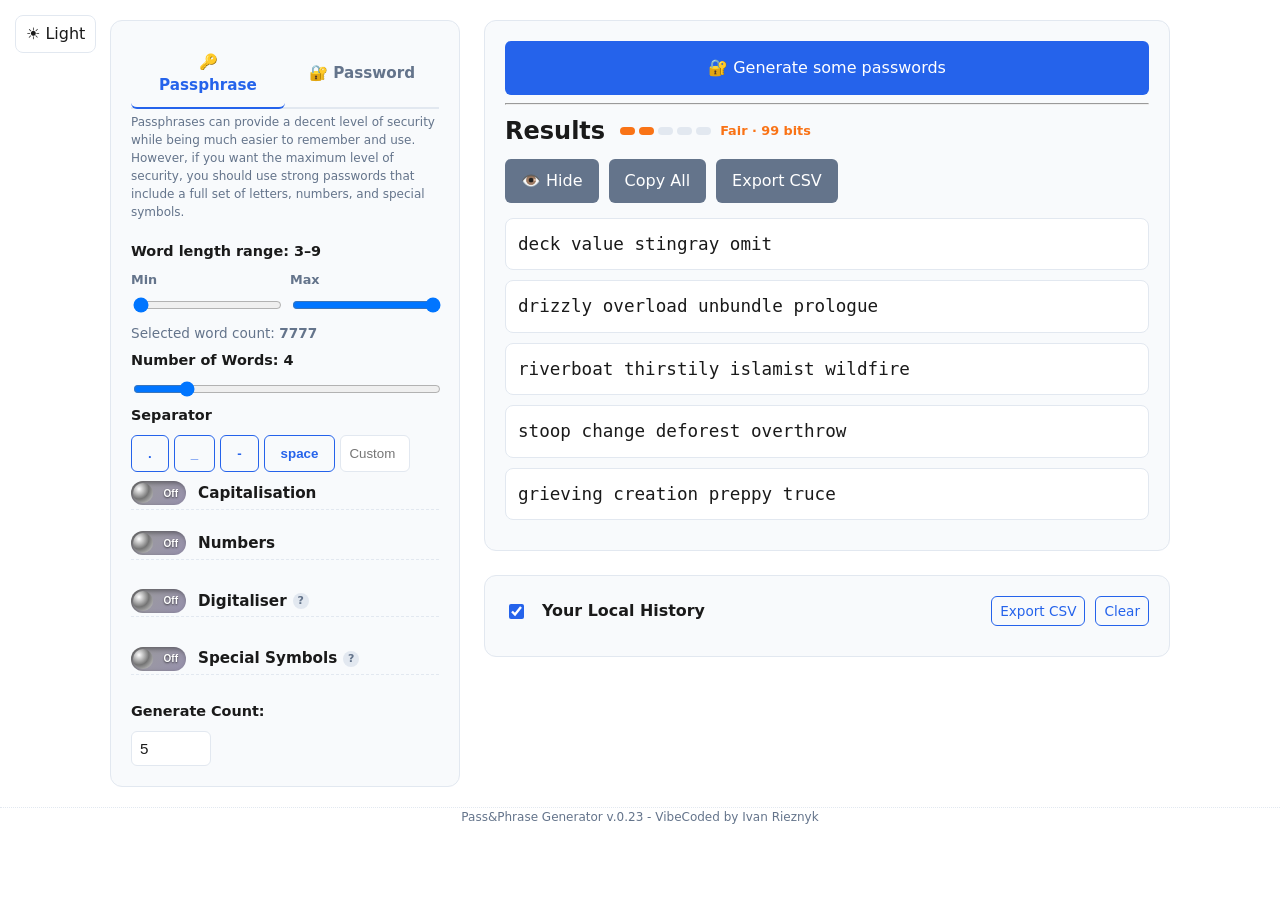
<file: index.html>
<!DOCTYPE html>
<html lang="en">

<head>
    <link rel="icon" type="image/svg-xml" href="img/ligi.svg">
    <link rel="stylesheet" href="styles/style.css">


    <meta charset="utf-8">
    <meta name="viewport" content="width=device-width, initial-scale=1">
    <title>Pass&Phrase Generator</title>
</head>

<body>
    <button type="button" id="themeToggle" class="theme-toggle" aria-label="Toggle Theme">🌙 Dark</button>

    <div class="container">
        <aside>
            <section class="controls-grid">
                <div class="tab-nav">
                    <button type="button" id="tab-btn-passphrase" class="active">🔑 Passphrase</button>
                    <button type="button" id="tab-btn-password">🔐 Password</button>
                </div>

                <!-- ===== PASSPHRASE TAB ===== -->
                <div id="tab-passphrase" class="tab-content active">
                    <div class="control-group">
                        <p class="note-text">Passphrases can provide a decent level of security while being much easier
                            to remember and use. However, if you want the maximum level of security, you should use
                            strong passwords that include a full set of letters, numbers, and special symbols.</p>
                        <label>Word length range: <span id="val-wordlength-range"></span></label>
                        <div class="range-row">
                            <div class="range-item">
                                <label class="range-label" for="opt-word-min">Min</label>
                                <input type="range" id="opt-word-min" min="1" max="20" value="1">
                            </div>
                            <div class="range-item">
                                <label class="range-label" for="opt-word-max">Max</label>
                                <input type="range" id="opt-word-max" min="1" max="20" value="20">
                            </div>
                        </div>
                        <span class="info-text">Selected word count: <strong id="val-word-count">0</strong></span>
                    </div>

                    <div class="control-group">
                        <label>Number of Words: <span id="val-words">3</span></label>
                        <input type="range" id="opt-words" min="1" max="20" value="3">
                    </div>

                    <div class="control-group">
                        <label>Separator</label>
                        <div class="flex-wrap">
                            <button class="outline btn-sep" data-val=".">.</button>
                            <button class="outline btn-sep" data-val="_">_</button>
                            <button class="outline btn-sep" data-val="-">-</button>
                            <button class="outline btn-sep" data-val=" ">space</button>
                            <input type="text" id="opt-sep-custom" class="custom-sep-input" placeholder="Custom">
                        </div>
                    </div>

                    <!-- ===== PASSPHRASE EXTRAS ===== -->
                    <!-- 1. Capitalization -->
                    <div class="control-group">
                        <div class="checker-row">
                            <div class="checker-switch">
                                <input type="checkbox" id="opt-enable-cap">
                                <label for="opt-enable-cap" class="checker-button">
                                    <div class="switch_labels">
                                        <div>On</div>
                                        <div>Off</div>
                                    </div>
                                </label>
                            </div>
                            <span class="checker-label">Capitalisation</span>
                        </div>
                        <div class="select-row collapsible hidden" id="grp-capitalization-content">
                            <label for="opt-cap-mode">Mode</label>
                            <select id="opt-cap-mode">
                                <option value="lower">lower</option>
                                <option value="title">Title</option>
                                <option value="upper">CAPS</option>
                                <option value="random">rAndOm</option>
                            </select>
                        </div>
                    </div>

                    <!-- 2. Numbers -->
                    <div class="control-group">
                        <div class="checker-row">
                            <div class="checker-switch">
                                <input type="checkbox" id="opt-enable-num">
                                <label for="opt-enable-num" class="checker-button">
                                    <div class="switch_labels">
                                        <div>On</div>
                                        <div>Off</div>
                                    </div>
                                </label>
                            </div>
                            <span class="checker-label">Numbers</span>
                        </div>
                        <div class="collapsible hidden" id="grp-numbers-content"
                            style="display: flex; flex-direction: column; gap: 8px;">
                            <select id="opt-num-pos">
                                <option value="each">After each word</option>
                                <option value="end">After last word</option>
                            </select>
                            <div id="num-digits-wrap" class="hidden">
                                <label>Digits: <span id="val-digits">2</span></label>
                                <input type="range" id="opt-digits" min="1" max="10" value="2">
                            </div>
                        </div>
                    </div>

                    <!-- 3. Digitalizer -->
                    <div class="control-group">
                        <div class="checker-row">
                            <div class="checker-switch">
                                <input type="checkbox" id="opt-enable-digitalaiser">
                                <label for="opt-enable-digitalaiser" class="checker-button">
                                    <div class="switch_labels">
                                        <div>On</div>
                                        <div>Off</div>
                                    </div>
                                </label>
                            </div>
                            <div class="checker-label-group">
                                <span class="checker-label">Digitaliser</span>
                                <span class="info-tooltip-trigger"
                                    data-tooltip="Change letters to digits: i→1 b→8 s→5 etc." tabindex="0">?</span>
                            </div>
                        </div>
                        <div class="collapsible hidden" id="grp-digitalizer-content"
                            style="display: flex; flex-direction: column; gap: 8px;">
                            <div id="num-digitalaiser-wrap" class="hidden">
                                <label>%: <span id="val-digitalaiser">10</span></label>
                                <input type="range" id="opt-digitalaiserRatio" min="10" max="100" value="10" step="10">
                            </div>
                        </div>
                    </div>

                    <!-- 4. Special Symbols -->
                    <div class="control-group">
                        <div class="checker-row">
                            <div class="checker-switch">
                                <input type="checkbox" id="opt-enable-symbols">
                                <label for="opt-enable-symbols" class="checker-button">
                                    <div class="switch_labels">
                                        <div>On</div>
                                        <div>Off</div>
                                    </div>
                                </label>
                            </div>
                            <div class="checker-label-group">
                                <span class="checker-label">Special Symbols</span>
                                <span class="info-tooltip-trigger"
                                    data-tooltip="! ? = + @ # $ % ^ &amp; * ( ) / \ &lt; &gt; ; : [ ] { }"
                                    tabindex="0">?</span>
                            </div>
                        </div>
                        <div class="collapsible hidden" id="grp-symbols-content"
                            style="display: flex; flex-direction: column; gap: 8px;">
                            <select id="opt-symbol-pos">
                                <option value="start">At the start</option>
                                <option value="before">Before each word</option>
                                <option value="each">After each word</option>
                                <option value="end">At the end</option>
                            </select>
                        </div>
                    </div>

                    <div class="control-group">
                        <label>Generate Count:</label>
                        <input type="number" id="opt-count" min="1" max="1000" value="10">
                    </div>
                </div>

                <!-- ===== PASSWORD TAB ===== -->
                <div id="tab-password" class="tab-content">
                    <div class="control-group">
                        <label>Length: <span id="val-pw-length">24</span></label>
                        <input type="range" id="opt-pw-length" min="4" max="128" value="24">
                    </div>

                    <div class="control-group">
                        <div class="checkbox-row">
                            <input type="checkbox" id="opt-pw-upper" checked>
                            <label for="opt-pw-upper">Uppercase (A-Z)</label>
                        </div>
                    </div>

                    <div class="control-group">
                        <div class="checkbox-row">
                            <input type="checkbox" id="opt-pw-lower" checked>
                            <label for="opt-pw-lower">Lowercase (a-z)</label>
                        </div>
                    </div>

                    <div class="control-group">
                        <div class="checkbox-row">
                            <input type="checkbox" id="opt-pw-digits" checked>
                            <label for="opt-pw-digits">Digits (0-9)</label>
                        </div>
                    </div>

                    <div class="control-group">
                        <div class="checkbox-row">
                            <input type="checkbox" id="opt-pw-symbols" checked>
                            <label for="opt-pw-symbols">Special Symbols (!@#$%...)</label>
                        </div>
                    </div>

                    <div class="control-group">
                        <label>Generate Count:</label>
                        <input type="number" id="opt-pw-count" min="1" max="100" value="5">
                    </div>
                </div>
            </section>
        </aside>

        <main>

            <section>
                <button type="button" id="btn-generate" class="main-action-button">🔐 Generate some passwords</button>
                <hr>
                <div class="toolbar-row">
                    <div class="toolbar-group">
                        <h2 class="section-heading">Results</h2>
                        <div id="strength-meter" class="strength-meter"
                            title="Estimated strength of the first generated password">
                            <div class="strength-bar" id="str-bar-1"></div>
                            <div class="strength-bar" id="str-bar-2"></div>
                            <div class="strength-bar" id="str-bar-3"></div>
                            <div class="strength-bar" id="str-bar-4"></div>
                            <div class="strength-bar" id="str-bar-5"></div>
                            <span id="str-text" class="strength-text"></span>
                        </div>
                    </div>
                    <div class="row">
                        <button type="button" class="secondary" id="btn-hide-results">👁️ Hide results</button>
                        <button type="button" class="secondary" id="btn-copy-all">Copy All</button>
                        <button type="button" class="secondary" id="btn-export-results">Export CSV</button>
                    </div>
                </div>
                <div id="results-container" class="results-list"></div>
                <div id="warning-box" class="warning-box hidden">
                    Warning: Wordlist too small, words may repeat.</div>
            </section>

            <section class="history-pane">
                <div class="toolbar-row toolbar-row--compact">
                    <div class="toolbar-group">
                        <input type="checkbox" id="opt-save-history" class="save-history-checkbox"
                            title="Save history for next start">
                        <h3 class="section-heading">Your Local History</h3>
                    </div>
                    <div class="row">
                        <button type="button" class="outline small-btn" id="btn-export-history">Export CSV</button>
                        <button type="button" class="outline small-btn" id="btn-clear-history">Clear</button>
                    </div>
                </div>
                <div id="history-list"></div>
            </section>
        </main>

    </div>
    <footer class="app-footer">
        <span class="footer-text">Pass&Phrase Generator v.0.23 - VibeCoded by Ivan Rieznyk</span>
    </footer>
    <div id="toast" class="toast" aria-live="polite"></div>

    <script src="js/mydict.js"></script>
    <script src="js/main.js"></script>

</body>

</html>
</file>
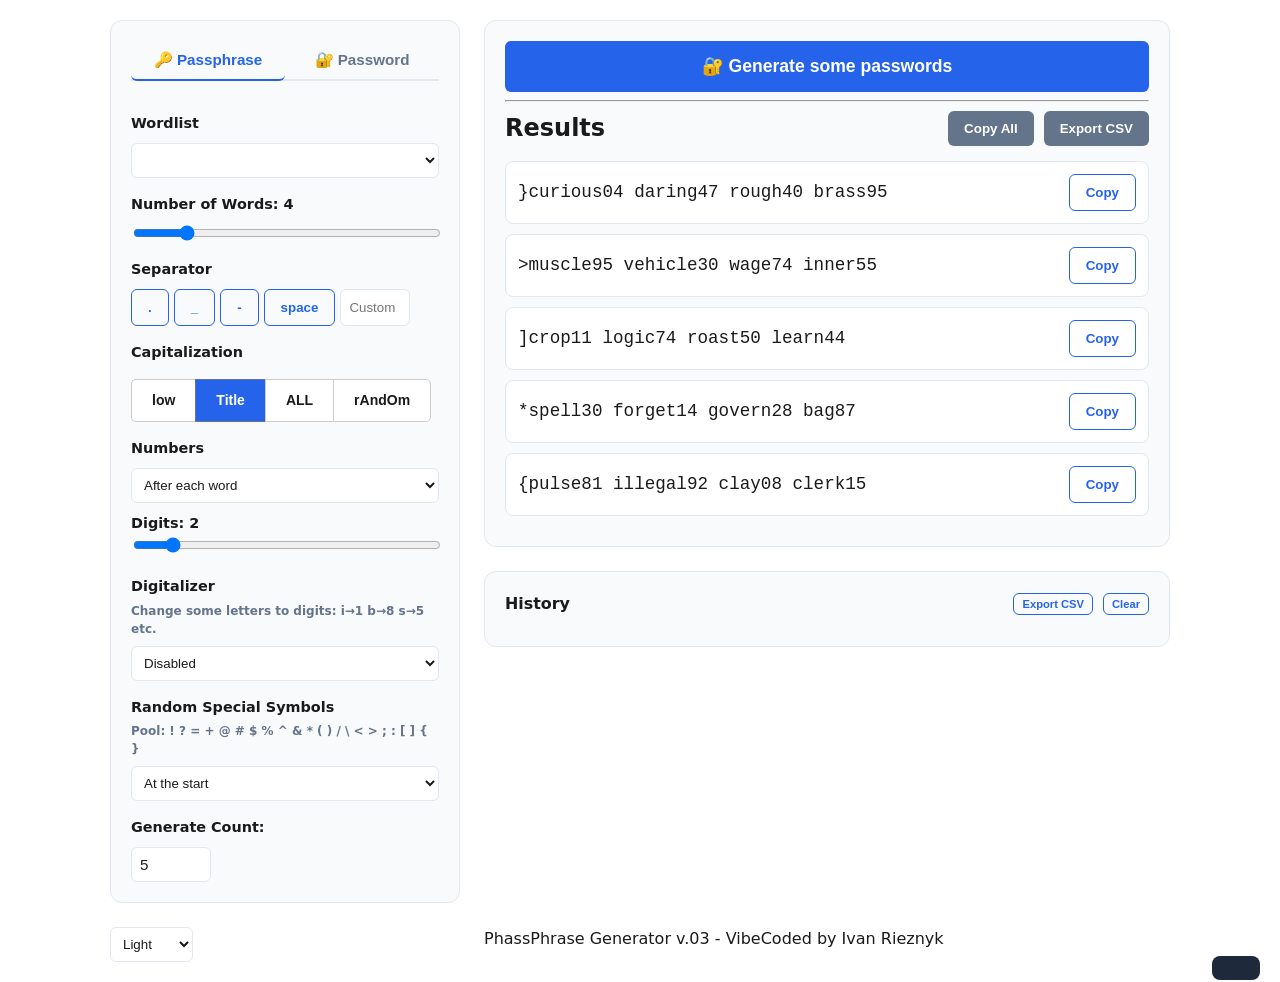
<file: PH_gen.html>
<!DOCTYPE html>
<html lang="en">

<head>
    <link rel="icon" type="image/jpeg"
        href="[data-uri]">



    <meta charset="utf-8">
    <meta name="viewport" content="width=device-width, initial-scale=1">
    <title>Secure Passphrase Generator</title>
    <style>
        :root {
            --bg: #ffffff;
            --text: #1a1a1a;
            --primary: #2563eb;
            --secondary: #64748b;
            --border: #e2e8f0;
            --card-bg: #f8fafc;
            --toast-bg: #1e293b;
            --toast-text: #ffffff;
        }

        [data-theme="dark"] {
            --bg: #0f172a;
            --text: #f1f5f9;
            --primary: #3b82f6;
            --secondary: #94a3b8;
            --border: #334155;
            --card-bg: #1e293b;
        }

        * {
            box-sizing: border-box;
        }

        body {
            font-family: system-ui, -apple-system, sans-serif;
            background-color: var(--bg);
            color: var(--text);
            margin: 0;
            line-height: 1.5;
            transition: background-color 0.3s, color 0.3s;
        }

        .container {
            max-width: 1100px;
            margin: 0 auto;
            padding: 20px;
            display: grid;
            grid-template-columns: 350px 1fr;
            gap: 24px;
        }

        @media (max-width: 850px) {
            .container {
                grid-template-columns: 1fr;
            }
        }

        header {
            grid-column: 1 / -1;
            display: flex;
            justify-content: space-between;
            align-items: center;
            border-bottom: 2px solid var(--border);
            padding-bottom: 1rem;
        }

        section {
            background: var(--card-bg);
            padding: 20px;
            border-radius: 12px;
            border: 1px solid var(--border);
        }

        .controls-grid {
            display: flex;
            flex-direction: column;
            gap: 16px;
        }

        .control-group {
            display: flex;
            flex-direction: column;
            gap: 8px;
        }

        label {
            font-weight: 600;
            font-size: 0.9rem;
        }

        .row {
            display: flex;
            gap: 10px;
            align-items: center;
        }

        input[type="text"],
        select {
            padding: 8px;
            border-radius: 6px;
            border: 1px solid var(--border);
            background: var(--bg);
            color: var(--text);
        }

        button {
            cursor: pointer;
            padding: 10px 16px;
            border-radius: 6px;
            border: none;
            background: var(--primary);
            color: white;
            font-weight: 600;
            transition: opacity 0.2s;
        }

        button:hover {
            opacity: 0.9;
        }

        button.secondary {
            background: var(--secondary);
        }

        button.outline {
            background: transparent;
            border: 1px solid var(--primary);
            color: var(--primary);
        }

        .results-list {
            list-style: none;
            padding: 0;
            margin: 0;
        }

        .passphrase-item {
            background: var(--bg);
            padding: 12px;
            margin-bottom: 10px;
            border-radius: 8px;
            border: 1px solid var(--border);
            display: flex;
            justify-content: space-between;
            align-items: center;
            word-break: break-all;
        }

        .history-pane {
            margin-top: 24px;
            max-height: 300px;
            overflow-y: auto;
            font-size: 0.85rem;
        }

        .history-item {
            padding: 6px 0;
            border-bottom: 1px solid var(--border);
            display: flex;
            justify-content: space-between;
        }

        .toast {
            position: fixed;
            bottom: 20px;
            right: 20px;
            background: var(--toast-bg);
            color: var(--toast-text);
            padding: 12px 24px;
            border-radius: 8px;
            transform: translateY(100px);
            transition: transform 0.3s;
            z-index: 1000;
        }

        .toast.show {
            transform: translateY(0);
        }

        .hidden {
            display: none;
        }

        .flex-wrap {
            display: flex;
            flex-wrap: wrap;
            gap: 5px;
        }



        /* 1. Layout the group */
        .radio-row {
            display: flex;
            flex-flow: row nowrap;
            gap: 0;
            /* No gap for connected buttons */
        }

        /* 2. Hide the actual radio circle */
        .radio-row input[type="radio"] {
            display: none;
        }

        /* 3. Style the labels to look like buttons */
        .radio-row label {
            cursor: pointer;
            padding: 10px 20px;
            background-color: var(--bg);
            border: 1px solid #ccc;
            border-right: none;
            /* Prevent double borders */
            font-family: sans-serif;
            font-size: 14px;
            transition: background-color 0.2s;
            user-select: none;
            /* Prevents text highlighting */
        }

        /* 4. Add borders back to the last item and round the corners */
        .radio-row label:first-of-type {
            border-top-left-radius: 5px;
            border-bottom-left-radius: 5px;
        }

        .radio-row label:last-of-type {
            border-right: 1px solid #ccc;
            border-top-right-radius: 5px;
            border-bottom-right-radius: 5px;
        }

        /* 5. The "Active/Checked" State */
        .radio-row input[type="radio"]:checked+label {
            background-color: var(--primary);
            /* Blue active color */
            color: white;
            border-color: var(--secondary);
        }

        /* Optional: Hover effect */
        .radio-row label:hover {
            background-color: var(--card-bg);
        }

        .radio-row input[type="radio"]:checked+label:hover {
            background-color: #0069d9;
        }

        /* Style for the main label above */
        .group-title {
            display: block;
            margin-bottom: 8px;
            font-weight: bold;
        }

        /* Tab navigation */
        .tab-nav {
            display: flex;
            gap: 0;
            margin-bottom: 16px;
            border-bottom: 2px solid var(--border);
        }

        .tab-nav button {
            flex: 1;
            padding: 10px 16px;
            background: transparent;
            color: var(--secondary);
            border: none;
            border-bottom: 2px solid transparent;
            margin-bottom: -2px;
            font-weight: 600;
            font-size: 0.95rem;
            cursor: pointer;
            transition: color 0.2s, border-color 0.2s;
        }

        .tab-nav button.active {
            color: var(--primary);
            border-bottom-color: var(--primary);
        }

        .tab-nav button:hover:not(.active) {
            color: var(--text);
        }

        .tab-content {
            display: none;
        }

        .tab-content.active {
            display: flex;
            flex-direction: column;
            gap: 16px;
        }

        /* Number input for count */
        input[type="number"] {
            padding: 8px;
            border-radius: 6px;
            border: 1px solid var(--border);
            background: var(--bg);
            color: var(--text);
            width: 80px;
            font-size: 0.95rem;
        }

        input[type="number"]:focus {
            outline: 2px solid var(--primary);
            outline-offset: -1px;
        }

        /* Checkbox row */
        .checkbox-row {
            display: flex;
            align-items: center;
            gap: 8px;
        }

        .checkbox-row input[type="checkbox"] {
            width: 18px;
            height: 18px;
            accent-color: var(--primary);
            cursor: pointer;
        }

        .checkbox-row label {
            font-weight: 500;
            cursor: pointer;
        }

        input[type="range"] {
            width: 100%;
        }
    </style>
</head>

<body>

    <div class="container">
        <aside>
            <section class="controls-grid">
                <div class="tab-nav">
                    <button id="tab-btn-passphrase" class="active" onclick="switchTab('passphrase')">🔑
                        Passphrase</button>
                    <button id="tab-btn-password" onclick="switchTab('password')">🔐 Password</button>
                </div>

                <!-- ===== PASSPHRASE TAB ===== -->
                <div id="tab-passphrase" class="tab-content active">
                    <div class="control-group">
                        <label>Wordlist</label>
                        <select id="opt-wordlist">
                            <option value="any">Any</option>
                            <option value="short">Short (≤4 chars)</option>
                            <option value="long">Long (≥7 chars)</option>
                        </select>
                    </div>

                    <div class="control-group">
                        <label>Number of Words: <span id="val-words">4</span></label>
                        <input type="range" id="opt-words" min="1" max="20" value="2">
                    </div>

                    <div class="control-group">
                        <label>Separator</label>
                        <div class="flex-wrap">
                            <button class="outline btn-sep" data-val=".">.</button>
                            <button class="outline btn-sep" data-val="_">_</button>
                            <button class="outline btn-sep" data-val="-">-</button>
                            <button class="outline btn-sep" data-val=" ">space</button>
                            <input type="text" id="opt-sep-custom" placeholder="Custom" style="width: 70px;">
                        </div>
                    </div>

                    <div class="control-group">
                        <label class="group-title">Capitalization</label>
                        <div class="radio-row">
                            <input type="radio" name="cap" id="cap-low" value="nocap">
                            <label for="cap-low">low</label>
                            <input type="radio" name="cap" id="cap-title" value="title" checked>
                            <label for="cap-title">Title</label>
                            <input type="radio" name="cap" id="cap-upper" value="upper">
                            <label for="cap-upper">ALL</label>
                            <input type="radio" name="cap" id="cap-random" value="random">
                            <label for="cap-random">rAndOm</label>
                        </div>
                    </div>

                    <div class="control-group">
                        <label>Numbers</label>
                        <select id="opt-num-pos">
                            <option value="off">Disabled</option>
                            <option value="each">After each word</option>
                            <option value="end">After last word</option>
                        </select>
                        <div id="num-digits-wrap" class="hidden">
                            <label>Digits: <span id="val-digits">2</span></label>
                            <input type="range" id="opt-digits" min="1" max="10" value="2">
                        </div>
                    </div>

                    <div class="control-group">
                        <label>Digitalizer
                            <div style="font-size: 0.75rem; color: var(--secondary); margin-top: 4px;">
                                Change some letters to digits: i→1 b→8 s→5 etc.
                            </div>
                        </label>
                        <select id="opt-digitalaizer-pos">
                            <option value="off">Disabled</option>
                            <option value="on">Enabled</option>
                        </select>
                        <div id="num-digitalaizer-wrap" class="hidden">
                            <label>%: <span id="val-digitalaizer">0</span></label>
                            <input type="range" id="opt-digitalaizerRatio" min="10" max="100" value="10" step="10">
                        </div>
                    </div>

                    <div class="control-group">
                        <label>
                            Random Special Symbols
                            <div style="font-size: 0.75rem; color: var(--secondary); margin-top: 4px;">
                                Pool: ! ? = + @ # $ % ^ &amp; * ( ) / \ &lt; &gt; ; : [ ] { }
                            </div>
                        </label>
                        <select id="opt-symbol-pos">
                            <option value="off">Disabled</option>
                            <option value="start">At the start</option>
                            <option value="each">After each word</option>
                            <option value="end">At the end</option>
                        </select>
                    </div>

                    <div class="control-group">
                        <label>Generate Count:</label>
                        <input type="number" id="opt-count" min="1" max="100" value="5">
                    </div>
                </div>

                <!-- ===== PASSWORD TAB ===== -->
                <div id="tab-password" class="tab-content">
                    <div class="control-group">
                        <label>Length: <span id="val-pw-length">16</span></label>
                        <input type="range" id="opt-pw-length" min="4" max="128" value="16">
                    </div>

                    <div class="control-group">
                        <div class="checkbox-row">
                            <input type="checkbox" id="opt-pw-upper" checked>
                            <label for="opt-pw-upper">Uppercase (A-Z)</label>
                        </div>
                    </div>

                    <div class="control-group">
                        <div class="checkbox-row">
                            <input type="checkbox" id="opt-pw-lower" checked>
                            <label for="opt-pw-lower">Lowercase (a-z)</label>
                        </div>
                    </div>

                    <div class="control-group">
                        <div class="checkbox-row">
                            <input type="checkbox" id="opt-pw-digits" checked>
                            <label for="opt-pw-digits">Digits (0-9)</label>
                        </div>
                    </div>

                    <div class="control-group">
                        <div class="checkbox-row">
                            <input type="checkbox" id="opt-pw-symbols" checked>
                            <label for="opt-pw-symbols">Special Symbols (!@#$%...)</label>
                        </div>
                    </div>

                    <div class="control-group">
                        <label>Generate Count:</label>
                        <input type="number" id="opt-pw-count" min="1" max="100" value="5">
                    </div>
                </div>
            </section>
        </aside>

        <main>

            <section>
                <button id="btn-generate" style="width: 100%; padding: 15px; font-size: 1.1rem;">🔐 Generate some
                    passwords</button>
                <hr>
                <div style="display: flex; justify-content: space-between; align-items: center; margin-bottom: 15px;">
                    <h2 style="margin:0">Results</h2>
                    <div class="row">
                        <button class="secondary" id="btn-copy-all">Copy All</button>
                        <button class="secondary" id="btn-export-results">Export CSV</button>
                    </div>
                </div>
                <div id="results-container" class="results-list"></div>
                <div id="warning-box" style="color: #e11d48; font-size: 0.8rem; margin-top: 10px;" class="hidden">
                    Warning: Wordlist too small, words may repeat.</div>
            </section>

            <section class="history-pane">
                <div style="display: flex; justify-content: space-between; align-items: center; margin-bottom: 10px;">
                    <h3 style="margin:0">History</h3>
                    <div class="row">
                        <button class="outline" id="btn-export-history"
                            style="font-size: 0.7rem; padding: 4px 8px;">Export CSV</button>
                        <button class="outline" id="btn-clear-history"
                            style="font-size: 0.7rem; padding: 4px 8px;">Clear</button>
                    </div>
                </div>
                <div id="history-list"></div>
            </section>
        </main>
        <div class="row">
            <select id="themeSelect" aria-label="Toggle Theme">
                <option value="system">System</option>
                <option value="light">Light</option>
                <option value="dark">Dark</option>
            </select>
        </div>
        PhassPhrase Generator v.03 - VibeCoded by Ivan Rieznyk
    </div>

    <div id="toast" class="toast" aria-live="polite"></div>

    <script>
        const MASTER_WORDS = [
            "abandon", "ability", "able", "about", "above", "absent", "absorb", "abstract",
            "absurd", "abuse", "access", "accident", "account", "accuse", "achieve", "acid",
            "acoustic", "acquire", "across", "act", "action", "actor", "actress", "actual",
            "adapt", "add", "addict", "address", "adjust", "admit", "adult", "advance",
            "advice", "aerobic", "affair", "afford", "afraid", "again", "age", "agent",
            "agree", "ahead", "aim", "air", "airport", "aisle", "alarm", "album",
            "alcohol", "alert", "alien", "all", "alley", "allow", "almost", "alone",
            "alpha", "already", "also", "alter", "always", "amateur", "amazing", "among",
            "amount", "amused", "analyst", "anchor", "ancient", "anger", "angle", "angry",
            "animal", "ankle", "announce", "annual", "another", "answer", "antenna", "antique",
            "anxiety", "any", "apart", "apology", "appear", "apple", "approve", "april",
            "arch", "arctic", "area", "arena", "argue", "arm", "armed", "armor", "army",
            "around", "arrange", "arrest", "arrive", "arrow", "art", "artefact", "artist",
            "artwork", "ask", "aspect", "assault", "asset", "assist", "assume", "asthma",
            "athlete", "atom", "attack", "attend", "attitude", "attract", "auction", "audit",
            "august", "aunt", "author", "auto", "autumn", "average", "avocado", "avoid",
            "awake", "aware", "away", "awesome", "awful", "awkward", "axis", "baby",
            "bachelor", "bacon", "badge", "bag", "balance", "balcony", "ball", "bamboo",
            "banana", "banner", "bar", "barely", "bargain", "barrel", "base", "basic",
            "basket", "battle", "beach", "bean", "beauty", "because", "become", "beef",
            "before", "begin", "behave", "behind", "believe", "below", "belt", "bench",
            "benefit", "best", "betray", "better", "between", "beyond", "bicycle", "bid",
            "bike", "bind", "biology", "bird", "birth", "bitter", "black", "blade",
            "blame", "blanket", "blast", "bleak", "bless", "blind", "blood", "blossom",
            "blouse", "blue", "blur", "blush", "board", "boat", "body", "boil", "bomb",
            "bone", "bonus", "book", "boost", "border", "boring", "borrow", "boss",
            "bottom", "bounce", "box", "boy", "bracket", "brain", "brand", "brass",
            "brave", "bread", "breeze", "brick", "bridge", "brief", "bright", "bring",
            "brisk", "broccoli", "broken", "bronze", "broom", "brother", "brown", "brush",
            "bubble", "buddy", "budget", "buffalo", "build", "bulb", "bulk", "bullet",
            "bundle", "bunker", "burden", "burger", "burst", "bus", "business", "busy",
            "butter", "buyer", "buzz", "cabbage", "cabin", "cable", "cactus", "cage",
            "cake", "call", "calm", "camera", "camp", "can", "canal", "cancel", "candy",
            "cannon", "canoe", "canvas", "canyon", "capable", "capital", "captain", "car",
            "carbon", "card", "cargo", "carpet", "carry", "cart", "case", "cash",
            "casino", "castle", "casual", "cat", "catalog", "catch", "category", "cattle",
            "caught", "cause", "caution", "cave", "ceiling", "celery", "cement", "census",
            "century", "cereal", "certain", "chair", "chalk", "champion", "change", "chaos",
            "chapter", "charge", "chase", "chat", "cheap", "check", "cheese", "chef",
            "cherry", "chest", "chicken", "chief", "child", "chimney", "choice", "choose",
            "chronic", "chuckle", "chunk", "churn", "cigar", "cinnamon", "circle", "citizen",
            "city", "civil", "claim", "clap", "clarify", "claw", "clay", "clean",
            "clerk", "clever", "click", "client", "cliff", "climb", "clinic", "clip",
            "clock", "clog", "close", "cloth", "cloud", "clown", "club", "clump",
            "cluster", "clutch", "coach", "coast", "coconut", "code", "coffee", "coil",
            "coin", "collect", "color", "column", "combine", "come", "comfort", "comic",
            "common", "company", "concert", "conduct", "confirm", "congress", "connect", "consider",
            "control", "convince", "cook", "cool", "copper", "copy", "coral", "core",
            "corn", "correct", "cost", "cotton", "couch", "country", "couple", "course",
            "cousin", "cover", "coyote", "crack", "cradle", "craft", "cram", "crane",
            "crash", "crater", "crawl", "crazy", "cream", "credit", "creek", "crew",
            "cricket", "crime", "crisp", "critic", "crop", "cross", "crouch", "crowd",
            "crucial", "cruel", "cruise", "crumble", "crunch", "crush", "cry", "crystal",
            "cube", "culture", "cup", "cupboard", "curious", "current", "curtain", "curve",
            "cushion", "custom", "cute", "cycle", "dad", "damage", "damp", "dance",
            "danger", "daring", "dash", "daughter", "dawn", "day", "deal", "debate",
            "debris", "decade", "december", "decide", "decline", "decorate", "decrease", "deer",
            "defense", "define", "defy", "degree", "delay", "deliver", "demand", "demise",
            "denial", "dentist", "deny", "depart", "depend", "deposit", "depth", "deputy",
            "derive", "describe", "desert", "design", "desk", "despair", "destroy", "detail",
            "detect", "develop", "device", "devote", "diagram", "dial", "diamond", "diary",
            "dice", "diesel", "diet", "differ", "digital", "dignity", "dilemma", "dinner",
            "dinosaur", "direct", "dirt", "disagree", "discover", "disease", "dish", "dismiss",
            "disorder", "display", "distance", "divert", "divide", "divorce", "dizzy", "doctor",
            "document", "dog", "doll", "dolphin", "domain", "donate", "donkey", "donor",
            "door", "dose", "double", "dove", "draft", "dragon", "drama", "drastic",
            "draw", "dream", "dress", "drift", "drill", "drink", "drip", "drive",
            "drop", "drum", "dry", "duck", "dumb", "dune", "during", "dust",
            "dutch", "duty", "dwarf", "dynamic", "eager", "eagle", "early", "earn",
            "earth", "easily", "east", "easy", "echo", "ecology", "economy", "edge",
            "edit", "educate", "effort", "egg", "eight", "either", "elbow", "elder",
            "electric", "elegant", "element", "elephant", "elevator", "elite", "else", "embark",
            "embody", "embrace", "emerge", "emotion", "employ", "empower", "empty", "enable",
            "enact", "end", "endless", "endorse", "enemy", "energy", "enforce", "engage",
            "engine", "enhance", "enjoy", "enlist", "enough", "enrich", "enroll", "ensure",
            "enter", "entire", "entry", "envelope", "episode", "equal", "equip", "era",
            "erase", "erode", "erosion", "error", "erupt", "escape", "essay", "essence",
            "estate", "eternal", "ethics", "evidence", "evil", "evoke", "evolve", "exact",
            "example", "excess", "exchange", "excite", "exclude", "excuse", "execute", "exercise",
            "exhaust", "exhibit", "exile", "exist", "exit", "exotic", "expand", "expect",
            "expire", "explain", "expose", "express", "extend", "extra", "eye", "eyebrow",
            "fabric", "face", "faculty", "fade", "faint", "faith", "fall", "false",
            "fame", "family", "famous", "fan", "fancy", "fantasy", "farm", "fashion",
            "fat", "fatal", "father", "fatigue", "fault", "favorite", "feature", "february",
            "federal", "fee", "feed", "feel", "female", "fence", "festival", "fetch",
            "fever", "few", "fiber", "fiction", "field", "figure", "file", "film",
            "filter", "final", "find", "fine", "finger", "finish", "fire", "firm",
            "first", "fiscal", "fish", "fit", "fitness", "fix", "flag", "flame",
            "flash", "flat", "flavor", "flee", "flight", "flip", "float", "flock",
            "floor", "flower", "fluid", "flush", "fly", "foam", "focus", "fog",
            "foil", "fold", "follow", "food", "foot", "force", "forest", "forget",
            "fork", "fortune", "forum", "forward", "fossil", "foster", "found", "fox",
            "fragile", "frame", "frequent", "fresh", "friend", "fringe", "frog", "front",
            "frost", "frown", "frozen", "fruit", "fuel", "fun", "funny", "furnace",
            "fury", "future", "gadget", "gain", "galaxy", "gallery", "game", "gap",
            "garage", "garbage", "garden", "garlic", "garment", "gas", "gasp", "gate",
            "gather", "gauge", "gaze", "general", "genius", "genre", "gentle", "genuine",
            "gesture", "ghost", "giant", "gift", "giggle", "ginger", "giraffe", "girl",
            "give", "glad", "glance", "glare", "glass", "glide", "glimpse", "globe",
            "gloom", "glory", "glove", "glow", "glue", "goat", "goddess", "gold",
            "good", "goose", "gorilla", "gospel", "gossip", "govern", "gown", "grab",
            "grace", "grain", "grant", "grape", "grass", "gravity", "great", "green",
            "grid", "grief", "grit", "grocery", "group", "grow", "grunt", "guard",
            "guess", "guide", "guilt", "guitar", "gun", "gym", "habit", "hair",
            "half", "hammer", "hamster", "hand", "happy", "harbor", "hard", "harsh",
            "harvest", "hat", "have", "hawk", "hazard", "head", "health", "heart",
            "heavy", "hedgehog", "height", "hello", "helmet", "help", "hen", "hero",
            "hidden", "high", "hill", "hint", "hip", "hire", "history", "hobby",
            "hockey", "hold", "hole", "holiday", "hollow", "home", "honey", "hood",
            "hope", "horn", "horror", "horse", "hospital", "host", "hotel", "hour",
            "hover", "hub", "huge", "human", "humble", "humor", "hundred", "hungry",
            "hunt", "hurdle", "hurry", "hurt", "husband", "hybrid", "ice", "icon",
            "idea", "identify", "idle", "ignore", "ill", "illegal", "illness", "image",
            "imitate", "immense", "immune", "impact", "impose", "improve", "impulse", "inch",
            "include", "income", "increase", "index", "indicate", "indoor", "industry", "infant",
            "inflict", "inform", "inhale", "inherit", "initial", "inject", "injury", "inmate",
            "inner", "innocent", "input", "inquiry", "insane", "insect", "inside", "inspire",
            "install", "intact", "interest", "into", "invest", "invite", "involve", "iron",
            "island", "isolate", "issue", "item", "ivory", "jacket", "jaguar", "jar",
            "jazz", "jealous", "jeans", "jelly", "jewel", "job", "join", "joke",
            "journey", "joy", "judge", "juice", "jump", "jungle", "junior", "junk",
            "just", "kangaroo", "keen", "keep", "ketchup", "key", "kick", "kid",
            "kidney", "kind", "kingdom", "kiss", "kit", "kitchen", "kite", "kitten",
            "kiwi", "knee", "knife", "knock", "know", "lab", "label", "labor",
            "ladder", "lady", "lake", "lamp", "language", "laptop", "large", "later",
            "latin", "laugh", "laundry", "lava", "law", "lawn", "lawsuit", "layer",
            "lazy", "leader", "leaf", "learn", "leave", "lecture", "left", "leg",
            "legal", "legend", "leisure", "lemon", "lend", "length", "lens", "leopard",
            "lesson", "letter", "level", "liar", "liberty", "library", "license", "life",
            "lift", "light", "like", "limb", "limit", "link", "lion", "liquid",
            "list", "little", "live", "lizard", "load", "loan", "lobster", "local",
            "lock", "logic", "lonely", "long", "loop", "lottery", "loud", "lounge",
            "love", "loyal", "lucky", "luggage", "lumber", "lunar", "lunch", "luxury",
            "lyrics", "machine", "mad", "magic", "magnet", "maid", "mail", "main",
            "major", "make", "mammal", "man", "manage", "mandate", "mango", "mansion",
            "manual", "maple", "marble", "march", "margin", "marine", "market", "marriage",
            "mask", "mass", "master", "match", "material", "math", "matrix", "matter",
            "maximum", "maze", "meadow", "mean", "measure", "meat", "mechanic", "medal",
            "media", "melody", "melt", "member", "memory", "mention", "menu", "mercy",
            "merge", "merit", "merry", "mesh", "message", "metal", "method", "middle",
            "midnight", "milk", "million", "mimic", "mind", "minimum", "minor", "minute",
            "miracle", "mirror", "misery", "miss", "mistake", "mix", "mixed", "mixture",
            "mobile", "model", "modify", "mom", "moment", "monitor", "monkey", "monster",
            "month", "moon", "moral", "more", "morning", "mosquito", "mother", "motion",
            "motor", "mountain", "mouse", "move", "movie", "much", "muffin", "mule",
            "multiply", "muscle", "museum", "mushroom", "music", "must", "mutual", "myself",
            "mystery", "myth", "naive", "name", "napkin", "narrow", "nasty", "nation",
            "nature", "near", "neck", "need", "negative", "neglect", "neither", "nephew",
            "nerve", "nest", "net", "network", "neutral", "never", "news", "next",
            "nice", "night", "noble", "noise", "nominee", "noodle", "normal", "north",
            "nose", "notable", "note", "nothing", "notice", "novel", "now", "nuclear",
            "number", "nurse", "nut", "oak", "obey", "object", "oblige", "obscure",
            "observe", "obtain", "obvious", "occur", "ocean", "october", "odor", "off",
            "offer", "office", "often", "oil", "okay", "old", "olive", "olympic",
            "omit", "once", "one", "onion", "online", "only", "open", "opera",
            "opinion", "oppose", "option", "orange", "orbit", "orchard", "order", "ordinary",
            "organ", "orient", "original", "orphan", "ostrich", "other", "outdoor", "outer",
            "output", "outside", "oval", "oven", "over", "own", "owner", "oxygen",
            "oyster", "ozone", "pact", "paddle", "page", "pair", "palace", "palm",
            "panda", "panel", "panic", "panther", "paper", "parade", "parent", "park",
            "parrot", "party", "pass", "patch", "path", "patient", "patrol", "pattern",
            "pause", "pave", "payment", "peace", "peanut", "pear", "peasant", "pelican",
            "pen", "penalty", "pencil", "people", "pepper", "perfect", "permit", "person",
            "pet", "phone", "photo", "phrase", "physical", "piano", "picnic", "picture",
            "piece", "pig", "pigeon", "pill", "pilot", "pink", "pioneer", "pipe",
            "pistol", "pitch", "pizza", "place", "planet", "plastic", "plate", "play",
            "please", "pledge", "pluck", "plug", "plunge", "poem", "poet", "point",
            "polar", "pole", "police", "pond", "pony", "pool", "popular", "portion",
            "position", "possible", "post", "potato", "pottery", "poverty", "powder", "power",
            "practice", "praise", "predict", "prefer", "prepare", "present", "pretty", "prevent",
            "price", "pride", "primary", "print", "priority", "prison", "private", "prize",
            "problem", "process", "produce", "profit", "program", "project", "promote", "proof",
            "property", "prosper", "protect", "proud", "provide", "public", "pudding", "pull",
            "pulp", "pulse", "pumpkin", "punch", "pupil", "puppy", "purchase", "purity",
            "purpose", "purse", "push", "put", "puzzle", "pyramid", "quality", "quantum",
            "quarter", "question", "quick", "quit", "quiz", "quote", "rabbit", "raccoon",
            "race", "rack", "radar", "radio", "rail", "rain", "raise", "rally",
            "ramp", "ranch", "random", "range", "rapid", "rare", "rate", "rather",
            "raven", "raw", "razor", "ready", "real", "reason", "rebel", "rebuild",
            "recall", "receive", "recipe", "record", "recycle", "reduce", "reflect", "reform",
            "refuse", "region", "regret", "regular", "reject", "relax", "release", "relief",
            "rely", "remain", "remember", "remind", "remove", "render", "renew", "rent",
            "reopen", "repair", "repeat", "replace", "report", "require", "rescue", "resemble",
            "resist", "resource", "response", "result", "retire", "retreat", "return", "reunion",
            "reveal", "review", "reward", "rhythm", "rib", "ribbon", "rice", "rich",
            "ride", "ridge", "rifle", "right", "rigid", "ring", "riot", "ripple",
            "risk", "ritual", "rival", "river", "road", "roast", "robot", "robust",
            "rocket", "romance", "roof", "rookie", "room", "rose", "rotate", "rough",
            "round", "route", "royal", "rubber", "rude", "rug", "rule", "run",
            "runway", "rural", "sad", "saddle", "sadness", "safe", "sail", "salad",
            "salmon", "salon", "salt", "salute", "same", "sample", "sand", "satisfy",
            "satoshi", "sauce", "sausage", "save", "say", "scale", "scan", "scare",
            "scatter", "scene", "scheme", "school", "science", "scissors", "scorpion", "scout",
            "scrap", "screen", "script", "scrub", "sea", "search", "season", "seat",
            "second", "secret", "section", "security", "seed", "seek", "segment", "select",
            "sell", "seminar", "senior", "sense", "sentence", "series", "service", "session",
            "settle", "setup", "seven", "shadow", "shaft", "shallow", "share", "shed",
            "shell", "sheriff", "shield", "shift", "shine", "ship", "shiver", "shock",
            "shoe", "shoot", "shop", "short", "shoulder", "shove", "shrimp", "shrug",
            "shuffle", "shy", "sibling", "sick", "side", "siege", "sight", "sign",
            "silent", "silk", "silly", "silver", "similar", "simple", "since", "sing",
            "siren", "sister", "situate", "six", "size", "skate", "sketch", "ski",
            "skill", "skin", "skirt", "skull", "slab", "slam", "sleep", "slender",
            "slice", "slide", "slight", "slim", "slogan", "slot", "slow", "slush",
            "small", "smart", "smile", "smoke", "smooth", "snack", "snake", "snap",
            "sniff", "snow", "soap", "soccer", "social", "sock", "soda", "soft",
            "solar", "soldier", "solid", "solution", "solve", "someone", "song", "soon",
            "sorry", "sort", "soul", "sound", "soup", "source", "south", "space",
            "spare", "spatial", "spawn", "speak", "special", "speed", "spell", "spend",
            "sphere", "spice", "spider", "spike", "spin", "spirit", "split", "spoil",
            "sponsor", "spoon", "sport", "spot", "spray", "spread", "spring", "spy",
            "square", "squeeze", "squirrel", "stable", "stadium", "staff", "stage", "stairs",
            "stamp", "stand", "start", "state", "stay", "steak", "steel", "stem",
            "step", "stereo", "stick", "still", "sting", "stock", "stomach", "stone",
            "stool", "story", "stove", "strategy", "street", "strike", "strong", "struggle",
            "student", "stuff", "stumble", "style", "subject", "submit", "subway", "success",
            "such", "sudden", "suffer", "sugar", "suggest", "suit", "summer", "sun",
            "sunny", "sunset", "super", "supply", "supreme", "sure", "surface", "surge",
            "surprise", "surround", "survey", "suspect", "sustain", "swallow", "swamp", "swap",
            "swarm", "swear", "sweet", "swift", "swim", "swing", "switch", "sword",
            "symbol", "symptom", "syrup", "system", "table", "tackle", "tag", "tail",
            "talent", "talk", "tank", "tape", "target", "task", "taste", "tattoo",
            "taxi", "teach", "team", "tell", "ten", "tenant", "tennis", "tent",
            "term", "test", "text", "thank", "that", "theme", "then", "theory",
            "there", "they", "thing", "this", "thought", "three", "thrive", "throw",
            "thumb", "thunder", "ticket", "tide", "tiger", "tilt", "timber", "time",
            "tiny", "tip", "tired", "tissue", "title", "toast", "tobacco", "today",
            "toddler", "toe", "together", "toilet", "token", "tomato", "tomorrow", "tone",
            "tongue", "tonight", "tool", "tooth", "top", "topic", "topple", "torch",
            "tornado", "tortoise", "toss", "total", "tourist", "toward", "tower", "town",
            "toy", "track", "trade", "traffic", "tragic", "train", "transfer", "trap",
            "trash", "travel", "tray", "treat", "tree", "trend", "trial", "tribe",
            "trick", "trigger", "trim", "trip", "trophy", "trouble", "truck", "true",
            "truly", "trumpet", "trust", "truth", "try", "tube", "tuition", "tumble",
            "tuna", "tunnel", "turkey", "turn", "turtle", "twelve", "twenty", "twice",
            "twin", "twist", "two", "type", "typical", "ugly", "umbrella", "unable",
            "unaware", "uncle", "uncover", "under", "undo", "unfair", "unfold", "unhappy",
            "uniform", "unique", "unit", "universe", "unknown", "unlock", "until", "unusual",
            "unveil", "update", "upgrade", "uphold", "upon", "upper", "upset", "urban",
            "urge", "usage", "use", "used", "useful", "useless", "usual", "utility",
            "vacant", "vacuum", "vague", "valid", "valley", "valve", "van", "vanish",
            "vapor", "various", "vast", "vault", "vehicle", "velvet", "vendor", "venture",
            "venue", "verb", "verify", "version", "very", "vessel", "veteran", "viable",
            "vibrant", "vicious", "victory", "video", "view", "village", "vintage", "violin",
            "virtual", "virus", "visa", "visit", "visual", "vital", "vivid", "vocal",
            "voice", "void", "volcano", "volume", "vote", "voyage", "wage", "wagon",
            "wait", "walk", "wall", "walnut", "want", "warfare", "warm", "warrior",
            "wash", "wasp", "waste", "water", "wave", "way", "wealth", "weapon",
            "wear", "weasel", "weather", "web", "wedding", "weekend", "weird", "welcome",
            "west", "wet", "whale", "what", "wheat", "wheel", "when", "where",
            "whip", "whisper", "wide", "width", "wife", "wild", "will", "win",
            "window", "wine", "wing", "wink", "winner", "winter", "wire", "wisdom",
            "wise", "wish", "witness", "wolf", "woman", "wonder", "wood", "wool",
            "word", "work", "world", "worry", "worth", "wrap", "wreck", "wrestle",
            "wrist", "write", "wrong", "yard", "year", "yellow", "you", "young",
            "youth", "zebra", "zero", "zone", "zoo"
        ];
        const SYMBOLS = ["!", "?", "=", "+", "@", "#", "$", "%", "^", "&", "*", "(", ")", "/", "\\", "&lt", "&gt", ";", ":", "[", "]", "{", "}", "~"];

        let state = {
            activeTab: 'passphrase',
            wordlist: 'simple',
            words: 4,
            separator: ' ',
            customSep: '',
            cap: 'nocap',
            numPos: 'off',
            digits: 2,
            symbolPos: 'off',
            count: 5,
            theme: 'system',
            results: [],
            history: [],
            digitalaizer: 'off',
            digitalaizerRatio: 0,
            pwLength: 16,
            pwUpper: true,
            pwLower: true,
            pwDigits: true,
            pwSymbols: true,
            pwCount: 5
        };

        function saveState() {
            localStorage.setItem('passgen_state_v2', JSON.stringify({ ...state, results: [] }));
            localStorage.setItem('passgen_history', JSON.stringify(state.history));
        }

        function loadState() {
            const saved = localStorage.getItem('passgen_state_v2');
            if (saved) Object.assign(state, JSON.parse(saved));
            const savedHistory = localStorage.getItem('passgen_history');
            if (savedHistory) state.history = JSON.parse(savedHistory);
        }

        function getSecureInt(min, max) {
            const range = max - min + 1;
            const array = new Uint32Array(1);
            window.crypto.getRandomValues(array);
            return min + (array[0] % range);
        }

        function getRandomDigitString(len) {
            let s = "";
            for (let i = 0; i < len; i++) s += getSecureInt(0, 9).toString();
            return s;
        }

        function getRandomSymbol() {
            return SYMBOLS[getSecureInt(0, SYMBOLS.length - 1)];
        }

        function applyCap(word, mode) {
            if (mode === 'nocap') return word;
            if (mode === 'title') return word.charAt(0).toUpperCase() + word.slice(1).toLowerCase();
            if (mode === 'upper') return word.toUpperCase();
            if (mode === 'random') {
                let transformed = "";
                let hasUpper = false, hasLower = false;
                for (let i = 0; i < word.length; i++) {
                    const isUpper = getSecureInt(0, 1) === 1;
                    let char = word[i];
                    if (i === word.length - 1) {
                        if (!hasUpper) char = char.toUpperCase();
                        else if (!hasLower) char = char.toLowerCase();
                    } else {
                        if (isUpper) { char = char.toUpperCase(); hasUpper = true; }
                        else { char = char.toLowerCase(); hasLower = true; }
                    }
                    transformed += char;
                }
                return transformed;
            }
            return word.toLowerCase();
        }

        function generatePassphrases() {
            let pool = [...MASTER_WORDS];
            if (state.wordlist === 'short') pool = pool.filter(w => w.length <= 4);
            if (state.wordlist === 'long') pool = pool.filter(w => w.length >= 7);

            document.getElementById('warning-box').classList.toggle('hidden', pool.length >= state.words * 2);

            const separator = state.customSep || state.separator;
            const results = [];

            for (let i = 0; i < state.count; i++) {
                let parts = [];
                for (let j = 0; j < state.words; j++) {
                    let word = pool[getSecureInt(0, pool.length - 1)];
                    word = applyCap(word, state.cap);

                    if (state.numPos === 'each') word += getRandomDigitString(state.digits);
                    if (state.symbolPos === 'each') word += getRandomSymbol();

                    parts.push(word);
                }

                let phrase = parts.join(separator);

                if (state.numPos === 'end') phrase += getRandomDigitString(state.digits);
                if (state.symbolPos === 'start') phrase = getRandomSymbol() + phrase;
                if (state.symbolPos === 'end') phrase = phrase + getRandomSymbol();

                if (state.digitalaizer === "on") phrase = leetTransform(phrase, state.digitalaizerRatio / 100);
                results.push(phrase);
            }

            state.results = results;
            renderResults();
            saveState();
        }


        function leetTransform(text, probability = 0.5, rng = Math.random) {
            if (typeof text !== 'string') throw new TypeError('text must be a string');
            if (typeof probability !== 'number' || probability < 0 || probability > 1) {

                throw new RangeError('probability must be a number between 0 and 1');
            }
            if (typeof rng !== 'function') throw new TypeError('rng must be a function');
            console.log(probability)
            const map = {
                a: '4', A: '4', e: '3', E: '3', i: '1', I: '1', o: '0',
                O: '0', s: '5', S: '5', b: '8', B: '8', g: '6', G: '6',
            };

            let out = '';
            for (let i = 0; i < text.length; i++) {
                const ch = text[i];
                if (map[ch] && rng() < probability) {
                    out += map[ch];
                } else {
                    out += ch;
                }
            }
            return out;
        }

        function switchTab(tab) {
            state.activeTab = tab;
            document.getElementById('tab-passphrase').classList.toggle('active', tab === 'passphrase');
            document.getElementById('tab-password').classList.toggle('active', tab === 'password');
            document.getElementById('tab-btn-passphrase').classList.toggle('active', tab === 'passphrase');
            document.getElementById('tab-btn-password').classList.toggle('active', tab === 'password');
            saveState();
        }

        function generatePasswords() {
            const UPPER = 'ABCDEFGHIJKLMNOPQRSTUVWXYZ';
            const LOWER = 'abcdefghijklmnopqrstuvwxyz';
            const DIGS = '0123456789';
            const SPEC = '!@#$%^&*()_+-=[]{}|;:,.?/~';

            let charset = '';
            if (state.pwUpper) charset += UPPER;
            if (state.pwLower) charset += LOWER;
            if (state.pwDigits) charset += DIGS;
            if (state.pwSymbols) charset += SPEC;

            if (charset.length === 0) {
                showToast('Enable at least one character set!', true);
                return;
            }

            const results = [];
            for (let i = 0; i < state.pwCount; i++) {
                const required = [];
                if (state.pwUpper) required.push(UPPER[getSecureInt(0, UPPER.length - 1)]);
                if (state.pwLower) required.push(LOWER[getSecureInt(0, LOWER.length - 1)]);
                if (state.pwDigits) required.push(DIGS[getSecureInt(0, DIGS.length - 1)]);
                if (state.pwSymbols) required.push(SPEC[getSecureInt(0, SPEC.length - 1)]);

                let pw = '';
                const remaining = Math.max(0, state.pwLength - required.length);
                for (let j = 0; j < remaining; j++) {
                    pw += charset[getSecureInt(0, charset.length - 1)];
                }
                let arr = pw.split('');
                for (const ch of required) {
                    arr.splice(getSecureInt(0, arr.length), 0, ch);
                }
                results.push(arr.join(''));
            }

            state.results = results;
            renderResults();
            saveState();
        }

        function generate() {
            if (state.activeTab === 'password') generatePasswords();
            else generatePassphrases();
        }

        async function copyToClipboard(text) {
            try {
                await navigator.clipboard.writeText(text);
                showToast("Copied to clipboard!");
                addToHistory(text);
            } catch (err) { showToast("Copy failed", true); }
        }

        function addToHistory(text) {
            const entry = {
                timestamp: new Date().toISOString().replace('T', ' ').split('.')[0],
                phrase: text
            };
            state.history.unshift(entry);
            if (state.history.length > 100) state.history.pop();
            renderHistory();
            saveState();
        }

        function exportCSV(filename, headers, dataRows) {
            let csvContent = headers.join(",") + "\n" + dataRows.map(row => row.join(",")).join("\n");
            const blob = new Blob([csvContent], { type: 'text/csv;charset=utf-8;' });
            const url = URL.createObjectURL(blob);
            const link = document.createElement("a");
            link.href = url;
            link.download = filename;
            document.body.appendChild(link);
            link.click();
            document.body.removeChild(link);
            showToast(`Exported ${filename}`);
        }

        function renderResults() {
            const container = document.getElementById('results-container');
            container.innerHTML = '';
            state.results.forEach(p => {
                const div = document.createElement('div');
                div.className = 'passphrase-item';
                div.innerHTML = `
            <span style="font-family: monospace; font-size: 1.1rem;">${p}</span>
            <button class="outline" onclick="copyToClipboard('${p.replace(/'/g, "\\'").replace(/\\/g, "\\\\")}')">Copy</button>
        `;
                container.appendChild(div);
            });
        }

        function renderHistory() {
            const container = document.getElementById('history-list');
            container.innerHTML = '';
            state.history.forEach(item => {
                const div = document.createElement('div');
                div.className = 'history-item';
                div.innerHTML = `
            <span style="color: var(--secondary);">${item.timestamp}</span>
            <span style="font-weight: 500;">${item.phrase}</span>
        `;
                container.appendChild(div);
            });
        }

        function showToast(msg, isError = false) {
            const t = document.getElementById('toast');
            t.innerText = msg;
            t.style.background = isError ? '#ef4444' : 'var(--toast-bg)';
            t.classList.add('show');
            setTimeout(() => t.classList.remove('show'), 2500);
        }

        function applyTheme() {
            let theme = state.theme;
            if (theme === 'system') theme = window.matchMedia('(prefers-color-scheme: dark)').matches ? 'dark' : 'light';
            document.documentElement.setAttribute('data-theme', theme);
        }

        function init() {
            loadState();

            const setVal = (id, val) => {
                const el = document.getElementById(id);
                if (!el) return;
                if (el.type === 'range' || el.type === 'text' || el.type === 'number' || el.tagName === 'SELECT') el.value = val;
            };

            setVal('opt-wordlist', state.wordlist);
            setVal('opt-words', state.words);
            document.getElementById('val-words').innerText = state.words;
            setVal('opt-sep-custom', state.customSep);

            setVal('opt-num-pos', state.numPos);
            setVal('opt-digits', state.digits);

            setVal('opt-digitalaizer-pos', state.digitalaizer);
            setVal('opt-digitalaizerRatio', state.digitalaizerRatio);


            document.getElementById('val-digits').innerText = state.digits;
            document.getElementById('val-digitalaizer').innerText = state.digitalaizerRatio;

            document.getElementById('num-digits-wrap').classList.toggle('hidden', state.numPos === 'off');
            document.getElementById('num-digitalaizer-wrap').classList.toggle('hidden', state.digitalaizer === 'off');
            setVal('opt-symbol-pos', state.symbolPos);
            setVal('opt-count', state.count);
            setVal('themeSelect', state.theme);

            document.querySelectorAll(`input[name="cap"][value="${state.cap}"]`).forEach(el => el.checked = true);

            document.getElementById('opt-wordlist').onchange = (e) => state.wordlist = e.target.value;
            document.getElementById('opt-words').oninput = (e) => {
                state.words = parseInt(e.target.value);
                document.getElementById('val-words').innerText = state.words;
            };
            document.querySelectorAll('.btn-sep').forEach(btn => {
                btn.onclick = () => {
                    state.separator = btn.dataset.val;
                    state.customSep = '';
                    document.getElementById('opt-sep-custom').value = '';
                    showToast(`Separator set to "${state.separator === ' ' ? 'Space' : state.separator}"`);
                };
            });
            document.getElementById('opt-sep-custom').oninput = (e) => state.customSep = e.target.value;
            document.getElementsByName('cap').forEach(el => { el.onchange = (e) => state.cap = e.target.value; });


            document.getElementById('opt-num-pos').onchange = (e) => {
                state.numPos = e.target.value;
                document.getElementById('num-digits-wrap').classList.toggle('hidden', state.numPos === 'off');
            };
            document.getElementById('opt-digits').oninput = (e) => {
                state.digits = parseInt(e.target.value);
                document.getElementById('val-digits').innerText = state.digits;
            };


            // digitizer
            document.getElementById('opt-digitalaizer-pos').onchange = (e) => {
                state.digitalaizer = e.target.value;
                document.getElementById('num-digitalaizer-wrap').classList.toggle('hidden', state.digitalaizer === 'off');
            };
            document.getElementById('opt-digitalaizerRatio').oninput = (e) => {
                state.digitalaizerRatio = parseInt(e.target.value);
                document.getElementById('val-digitalaizer').innerText = state.digitalaizerRatio;
            };







            document.getElementById('opt-symbol-pos').onchange = (e) => state.symbolPos = e.target.value;
            document.getElementById('opt-count').oninput = (e) => {
                state.count = Math.max(1, parseInt(e.target.value) || 1);
            };

            // Password tab handlers
            document.getElementById('opt-pw-length').oninput = (e) => {
                state.pwLength = parseInt(e.target.value);
                document.getElementById('val-pw-length').innerText = state.pwLength;
            };
            document.getElementById('opt-pw-upper').onchange = (e) => state.pwUpper = e.target.checked;
            document.getElementById('opt-pw-lower').onchange = (e) => state.pwLower = e.target.checked;
            document.getElementById('opt-pw-digits').onchange = (e) => state.pwDigits = e.target.checked;
            document.getElementById('opt-pw-symbols').onchange = (e) => state.pwSymbols = e.target.checked;
            document.getElementById('opt-pw-count').oninput = (e) => {
                state.pwCount = Math.max(1, parseInt(e.target.value) || 1);
            };
            document.getElementById('themeSelect').onchange = (e) => {
                state.theme = e.target.value;
                applyTheme();
                saveState();
            };

            document.getElementById('btn-generate').onclick = generate;
            document.getElementById('btn-copy-all').onclick = () => {
                if (state.results.length === 0) return;
                copyToClipboard(state.results.join('\n'));
            };
            document.getElementById('btn-clear-history').onclick = () => {
                state.history = [];
                renderHistory();
                saveState();
            };
            document.getElementById('btn-export-results').onclick = () => {
                exportCSV("passphrase_results.csv", ["passphrase"], state.results.map(r => [r]));
            };
            document.getElementById('btn-export-history').onclick = () => {
                exportCSV("passphrase_history.csv", ["timestamp", "passphrase"], state.history.map(h => [h.timestamp, h.phrase]));
            };

            // Restore password tab state
            document.getElementById('opt-pw-length').value = state.pwLength;
            document.getElementById('val-pw-length').innerText = state.pwLength;
            document.getElementById('opt-pw-upper').checked = state.pwUpper;
            document.getElementById('opt-pw-lower').checked = state.pwLower;
            document.getElementById('opt-pw-digits').checked = state.pwDigits;
            document.getElementById('opt-pw-symbols').checked = state.pwSymbols;
            document.getElementById('opt-pw-count').value = state.pwCount;

            // Restore active tab
            switchTab(state.activeTab || 'passphrase');

            applyTheme();
            renderHistory();
            generate();
        }

        window.onload = init;
    </script>
</body>

</html>
</file>
<file: styles/style.css>
@property --checker-bg-start {
    syntax: '<color>';
    inherits: false;
    initial-value: rgb(157, 157, 157);
}

@property --checker-bg-end {
    syntax: '<color>';
    inherits: false;
    initial-value: rgb(150, 144, 172);
}

@property --knob-bg-start {
    syntax: '<color>';
    inherits: false;
    initial-value: #ffffff;
}

@property --knob-bg-mid {
    syntax: '<color>';
    inherits: false;
    initial-value: #747474;
}

@property --knob-bg-end {
    syntax: '<color>';
    inherits: false;
    initial-value: #dbdbdb;
}

:root {
    --bg: #ffffff;
    --text: #1a1a1a;
    --primary: #2563eb;
    --secondary: #64748b;
    --border: #e2e8f0;
    --card-bg: #f8fafc;
    --toast-bg: #1e293b;
    --toast-text: #ffffff;
}

[data-theme="dark"] {
    --bg: #0f172a;
    --text: #f1f5f9;
    --primary: #3b82f6;
    --secondary: #94a3b8;
    --border: #334155;
    --card-bg: #1e293b;
}

* {
    box-sizing: border-box;
}

body {
    font-family: system-ui, -apple-system, sans-serif;
    background-color: var(--bg);
    color: var(--text);
    margin: 0;
    line-height: 1.5;
    transition: background-color 0.3s, color 0.3s;
}

.container {
    max-width: 1100px;
    margin: 0 auto;
    padding: 20px;
    display: grid;
    grid-template-columns: 350px 1fr;
    gap: 24px;
}

@media (max-width: 850px) {
    .container {
        grid-template-columns: 1fr;
    }
}

main {
    min-width: 0;
}

header {
    grid-column: 1 / -1;
    display: flex;
    justify-content: space-between;
    align-items: center;
    border-bottom: 2px solid var(--border);
    padding-bottom: 1rem;
}

section {
    background: var(--card-bg);
    padding: 20px;
    border-radius: 12px;
    border: 1px solid var(--border);
}

.controls-grid {
    display: flex;
    flex-direction: column;
    /* gap: 16px; */
}

.control-group {
    display: flex;
    flex-direction: column;
    gap: 8px;
}

.range-row {
    display: flex;
    gap: 10px;
    flex-wrap: wrap;
}

.range-item {
    flex: 1 1 140px;
    display: flex;
    flex-direction: column;
    gap: 6px;
}

.range-label {
    font-size: 0.8rem;
    color: var(--secondary);
}

.info-text {
    font-size: 0.85rem;
    color: var(--secondary);
}

label {
    font-weight: 600;
    font-size: 0.9rem;
}

.row {
    display: flex;
    gap: 10px;
    align-items: center;
}

input[type="text"],
select {
    padding: 8px;
    border-radius: 6px;
    border: 1px solid var(--border);
    background: var(--bg);
    color: var(--text);
}

button {
    cursor: pointer;
    padding: 10px 16px;
    border-radius: 6px;
    border: none;
    background: var(--primary);
    color: white;
    font-weight: 600;
    transition: opacity 0.2s;
}

button:hover {
    opacity: 0.9;
}

button[type="button"] {
    font: inherit;
}

.main-action-button {
    width: 100%;
    padding: 15px;
    font-size: 1.1rem;
}

.small-btn {
    font-size: 0.7rem;
    padding: 4px 8px;
}

.toolbar-row {
    display: flex;
    justify-content: space-between;
    align-items: center;
    flex-wrap: wrap;
    gap: 10px;
    margin-bottom: 15px;
}

.toolbar-row--compact {
    margin-bottom: 10px;
}

.toolbar-group {
    display: flex;
    align-items: center;
    gap: 15px;
}

.strength-meter {
    display: none;
    gap: 8px;
    align-items: center;
}

.strength-text {
    font-size: 0.8rem;
    font-weight: 600;
    margin-left: 5px;
}

.warning-box {
    color: #e11d48;
    font-size: 0.8rem;
    margin-top: 10px;
}

.note-text {
    font-size: 0.75rem;
    color: var(--secondary);
    margin-top: 4px;
}

.custom-sep-input {
    width: 70px;
}

.section-heading {
    margin: 0;
}

.save-history-checkbox {
    width: 15px;
    height: 15px;
    accent-color: var(--primary);
    cursor: pointer;
}

button.secondary {
    background: var(--secondary);
}

button.outline {
    background: transparent;
    border: 1px solid var(--primary);
    color: var(--primary);
}

.results-list {
    list-style: none;
    padding: 0;
    margin: 0;
}

.passphrase-item {
    background: var(--bg);
    padding: 12px;
    margin-bottom: 10px;
    border-radius: 8px;
    border: 1px solid var(--border);
    display: flex;
    justify-content: space-between;
    align-items: center;
    word-break: break-all;

}

.history-pane {
    margin-top: 24px;
    max-height: 300px;
    overflow-y: auto;
    font-size: 0.85rem;
}

.history-item {
    padding: 6px 0;
    border-bottom: 1px solid var(--border);
    display: flex;
    justify-content: space-between;
    gap: 12px;
    word-break: break-all;
}

.toast {
    position: fixed;
    bottom: 20px;
    right: 20px;
    background: var(--toast-bg);
    color: var(--toast-text);
    padding: 12px 24px;
    border-radius: 8px;
    transform: translateY(100px);
    transition: transform 0.3s;
    z-index: 1000;
}

.toast.show {
    transform: translateY(0);
}

.hidden {
    display: none;
}

.blurred-text {
    filter: blur(4px);
    user-select: none;
}

.unblurred-text {
    filter: none;
}

.flex-wrap {
    display: flex;
    flex-wrap: wrap;
    gap: 5px;
}

/* 1. Layout the group */
.radio-row {
    display: flex;
    flex-flow: row nowrap;
    gap: 0;
    /* No gap for connected buttons */
}

/* 2. Hide the actual radio circle */
.radio-row input[type="radio"] {
    display: none;
}

/* 3. Style the labels to look like buttons */
.radio-row label {
    cursor: pointer;
    padding: 10px 20px;
    background-color: var(--bg);
    border: 1px solid #ccc;
    border-right: none;
    /* Prevent double borders */
    font-family: sans-serif;
    font-size: 14px;
    transition: background-color 0.2s;
    user-select: none;
    /* Prevents text highlighting */
}

/* 4. Add borders back to the last item and round the corners */
.radio-row label:first-of-type {
    border-top-left-radius: 5px;
    border-bottom-left-radius: 5px;
}

.radio-row label:last-of-type {
    border-right: 1px solid #ccc;
    border-top-right-radius: 5px;
    border-bottom-right-radius: 5px;
}

/* 5. The "Active/Checked" State */
.radio-row input[type="radio"]:checked+label {
    background-color: var(--primary);
    /* Blue active color */
    color: white;
    border-color: var(--secondary);
}

/* Optional: Hover effect */
.radio-row label:hover {
    background-color: var(--card-bg);
}

.radio-row input[type="radio"]:checked+label:hover {
    background-color: #0069d9;
}

/* Style for the main label above */
.group-title {
    display: block;
    margin-bottom: 8px;
    font-weight: bold;
}

/* Tab navigation */
.tab-nav {
    display: flex;
    gap: 0;
    /* margin-bottom: 16px; */
    border-bottom: 2px solid var(--border);
}

.tab-nav button {
    flex: 1;
    padding: 10px 16px;
    background: transparent;
    color: var(--secondary);
    border: none;
    border-bottom: 2px solid transparent;
    margin-bottom: -2px;
    font-weight: 600;
    font-size: 0.95rem;
    cursor: pointer;
    transition: color 0.2s, border-color 0.2s;
}

.tab-nav button.active {
    color: var(--primary);
    border-bottom-color: var(--primary);
}

.tab-nav button:hover:not(.active) {
    color: var(--text);
}

.tab-content {
    display: none;
}

.tab-content.active {
    display: flex;
    flex-direction: column;
    gap: 6px;
}

/* Number input for count */
input[type="number"] {
    padding: 8px;
    border-radius: 6px;
    border: 1px solid var(--border);
    background: var(--bg);
    color: var(--text);
    width: 80px;
    font-size: 0.95rem;
}

input[type="number"]:focus {
    outline: 2px solid var(--primary);
    outline-offset: -1px;
}

/* Checkbox row */
.checkbox-row {
    display: flex;
    align-items: center;
    gap: 8px;
}

.checkbox-row input[type="checkbox"] {
    width: 18px;
    height: 18px;
    accent-color: var(--primary);
    cursor: pointer;
}

.checkbox-row label {
    font-weight: 500;
    cursor: pointer;
}

input[type="range"] {
    width: 100%;
}

/* Footer styling */
.app-footer {
    display: flex;
    flex-direction: column;
    align-items: center;
    gap: 12px;
    /* margin-top: 20px;
    padding-top: 15px; */
    border-top: 1px dotted var(--border);
}

.footer-text {
    font-size: 0.75rem;
    color: var(--secondary);
    text-align: center;
}

.blurred-text {
    filter: blur(6px);
    /* transition: filter 0.3s ease; */
}

.unblurred-text {
    filter: blur(0px);
    /* transition: filter 0.3s ease; */
}

/* Theme Toggle Button */
.theme-toggle {
    position: fixed;
    top: 15px;
    left: 15px;
    z-index: 1000;
    padding: 6px 10px;
    font-size: 0.8rem;
    font-weight: 500;
    background: var(--bg);
    border: 1px solid var(--border);
    border-radius: 8px;
    cursor: pointer;
    color: var(--text);
    /* transition: all 0.2s ease; */
    /* box-shadow: 0 2px 5px rgba(0, 0, 0, 0.1); */
    display: flex;
    align-items: center;
    gap: 6px;
}

.theme-toggle:hover {
    background: var(--surface);
    transform: translateY(-1px);
    box-shadow: 0 4px 8px rgba(0, 0, 0, 0.15);
}

/* Strength meter */
.strength-meter {
    display: flex;
    align-items: center;
    gap: 4px;
}

.strength-bar {
    width: 15px;
    height: 8px;
    border-radius: 4px;
    background: var(--border);
    transition: background 0.3s ease;
}

/* Level colours applied via JS data-level on #strength-meter */
#strength-meter[data-level="1"] .strength-bar:nth-child(1) {
    background: #ef4444;
}

#strength-meter[data-level="2"] .strength-bar:nth-child(1),
#strength-meter[data-level="2"] .strength-bar:nth-child(2) {
    background: #f97316;
}

#strength-meter[data-level="3"] .strength-bar:nth-child(1),
#strength-meter[data-level="3"] .strength-bar:nth-child(2),
#strength-meter[data-level="3"] .strength-bar:nth-child(3) {
    background: #eab308;
}

#strength-meter[data-level="4"] .strength-bar:nth-child(1),
#strength-meter[data-level="4"] .strength-bar:nth-child(2),
#strength-meter[data-level="4"] .strength-bar:nth-child(3),
#strength-meter[data-level="4"] .strength-bar:nth-child(4) {
    background: #22c55e;
}

#strength-meter[data-level="5"] .strength-bar:nth-child(1),
#strength-meter[data-level="5"] .strength-bar:nth-child(2),
#strength-meter[data-level="5"] .strength-bar:nth-child(3),
#strength-meter[data-level="5"] .strength-bar:nth-child(4),
#strength-meter[data-level="5"] .strength-bar:nth-child(5) {
    background: #ff00ea;
}

/* --- CUSTOM CHECKER TOGGLE SWITCH --- */
.checker-row {
    display: flex;
    justify-content: flex-start;
    align-items: center;
    gap: 12px;
    padding: 4px 0;
    border-bottom: 1px dashed var(--border);
    margin-bottom: 12px;
}

.checker-label {
    font-weight: 600;
    font-size: 0.95rem;
}

.checker-switch {
    width: 55px;
    height: 20px;
    display: flex;
    align-items: center;
    justify-content: center;
}

.checker-switch input[type="checkbox"] {
    display: none;
}

.checker-button {
    font-size: 8px;
    font-family: Arial, Helvetica, sans-serif;
    font-weight: 700;
    color: #000;
    box-shadow: inset 2px 2px 5px rgba(0, 0, 0, 0.4);
    background: linear-gradient(135deg, var(--checker-bg-start) 0%, var(--checker-bg-end) 100%);
    width: 56px;
    height: 24px;
    border-radius: 200px;
    cursor: pointer;
    position: relative;
    transition: --checker-bg-start 0.5s ease, --checker-bg-end 0.5s ease;
    display: block;
}

.checker-button::before {
    content: "";
    position: absolute;
    top: 2px;
    left: 2px;
    width: 20px;
    height: 20px;
    background: radial-gradient(farthest-corner at 6px 6px,
            var(--knob-bg-start) 0%,
            var(--knob-bg-mid) 50%,
            var(--knob-bg-end) 100%);
    border-radius: 50%;
    transition: transform 0.4s cubic-bezier(0.25, 0.8, 0.25, 1.25),
        --knob-bg-start 0.5s ease,
        --knob-bg-mid 0.5s ease,
        --knob-bg-end 0.5s ease;
    z-index: 10;
}

.checker-switch input[type="checkbox"]:checked+.checker-button {
    --checker-bg-start: rgba(255, 0, 151, 1);
    --checker-bg-end: rgba(255, 118, 0, 1);
}

.checker-switch input[type="checkbox"]:checked+.checker-button::before {
    transform: translateX(31px);
    --knob-bg-start: #eaff00;
    --knob-bg-mid: #ffba0c;
    --knob-bg-end: #f1ff86;
}

.switch_labels {
    position: relative;
    width: 100%;
    height: 100%;
    display: flex;
    align-items: center;
    justify-content: space-between;
    padding: 0 8px;
    pointer-events: none;
    box-sizing: border-box;
    z-index: 5;
}

.switch_labels div {
    font-size: 10px;
    color: #ffffff;
    font-weight: bold;
    text-shadow: 0 1px 2px rgba(0, 0, 0, 0.6);
}

.switch_labels div:first-child {
    opacity: 0;
    transition: opacity 0.3s ease;
}

.switch_labels div:last-child {
    opacity: 1;
    transition: opacity 0.3s ease;
}

.checker-switch input[type="checkbox"]:checked+.checker-button .switch_labels div:first-child {
    opacity: 1;
}

.checker-switch input[type="checkbox"]:checked+.checker-button .switch_labels div:last-child {
    opacity: 0;
}

/* --- COLLAPSIBLE SECTIONS --- */
.collapsible {
    max-height: 250px;
    opacity: 1;
    overflow: visible;
    transition: max-height 0.4s cubic-bezier(0.25, 0.8, 0.25, 1),
        opacity 0.35s ease,
        margin 0.35s ease,
        padding 0.35s ease;
}

.collapsible.hidden {
    max-height: 0 !important;
    opacity: 0 !important;
    margin-top: 0 !important;
    margin-bottom: 0 !important;
    padding-top: 0 !important;
    padding-bottom: 0 !important;
    border: none !important;
    overflow: hidden !important;
    pointer-events: none !important;
}

/* --- CHECKER LABEL GROUP & TOOLTIPS --- */
.checker-label-group {
    display: flex;
    align-items: center;
    position: relative;
}

.info-tooltip-trigger {
    display: inline-flex;
    align-items: center;
    justify-content: center;
    width: 16px;
    height: 16px;
    border-radius: 50%;
    background-color: var(--border);
    color: var(--secondary);
    font-size: 11px;
    font-weight: bold;
    cursor: help;
    margin-left: 6px;
    position: relative;
    user-select: none;
    transition: background-color 0.2s, color 0.2s;
    outline: none;
}

.info-tooltip-trigger:hover,
.info-tooltip-trigger:focus {
    background-color: var(--primary);
    color: white;
}

/* Tooltip bubble */
.info-tooltip-trigger::after {
    content: attr(data-tooltip);
    position: absolute;
    bottom: 135%;
    left: 50%;
    transform: translateX(-50%) translateY(8px);
    background-color: var(--toast-bg);
    color: var(--toast-text);
    padding: 8px 12px;
    border-radius: 8px;
    font-size: 11px;
    font-weight: 500;
    width: max-content;
    max-width: 250px;
    white-space: normal;
    word-break: break-word;
    box-shadow: 0 4px 15px rgba(0, 0, 0, 0.25);
    opacity: 0;
    pointer-events: none;
    transition: opacity 0.2s cubic-bezier(0.4, 0, 0.2, 1), transform 0.2s cubic-bezier(0.4, 0, 0.2, 1);
    z-index: 100;
    line-height: 1.4;
    text-align: center;
    font-family: system-ui, -apple-system, sans-serif;
}

/* Tooltip arrow */
.info-tooltip-trigger::before {
    content: "";
    position: absolute;
    bottom: 115%;
    left: 50%;
    transform: translateX(-50%) translateY(8px);
    border-width: 6px;
    border-style: solid;
    border-color: var(--toast-bg) transparent transparent transparent;
    opacity: 0;
    pointer-events: none;
    transition: opacity 0.2s cubic-bezier(0.4, 0, 0.2, 1), transform 0.2s cubic-bezier(0.4, 0, 0.2, 1);
    z-index: 100;
}

.info-tooltip-trigger:hover::after,
.info-tooltip-trigger:focus::after {
    opacity: 1;
    transform: translateX(-50%) translateY(0);
}

.info-tooltip-trigger:hover::before,
.info-tooltip-trigger:focus::before {
    opacity: 1;
    transform: translateX(-50%) translateY(0);
}
</file>
